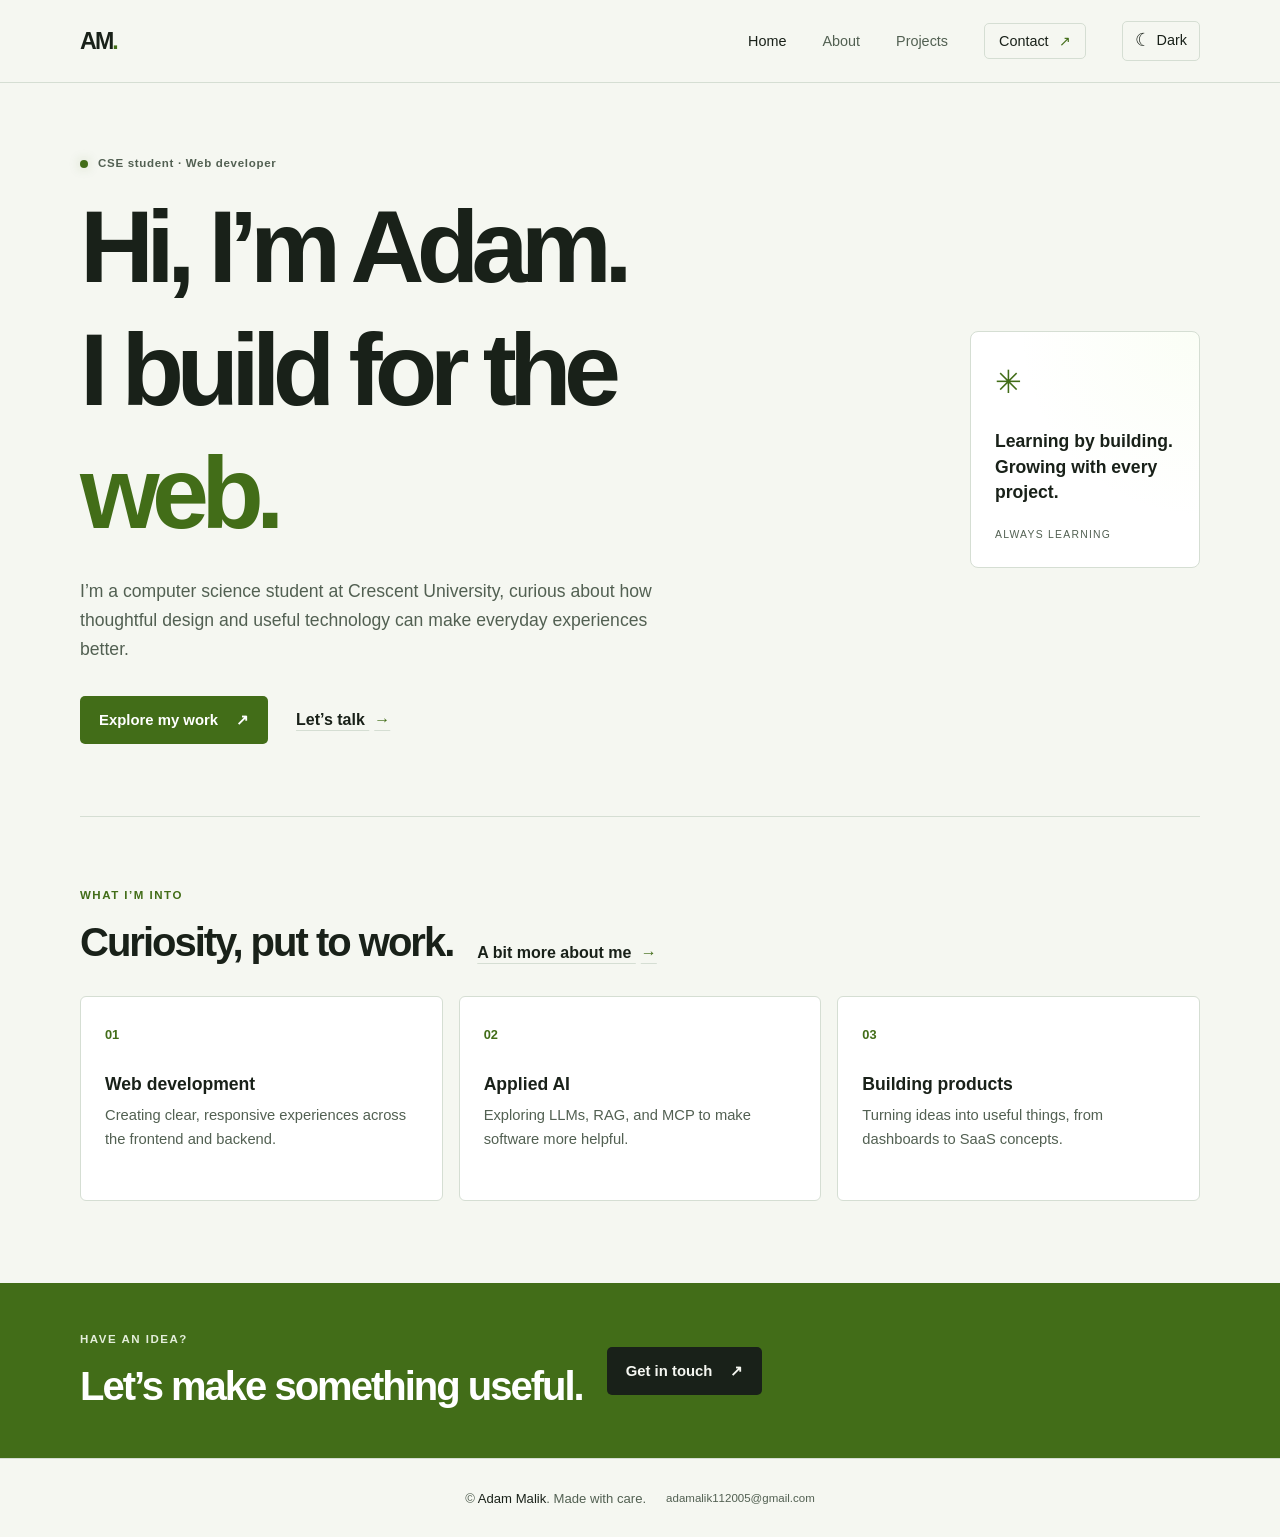
<file: index.html>
<!doctype html>
<html lang="en">
  <head>
    <meta charset="utf-8">
    <meta name="viewport" content="width=device-width, initial-scale=1">
    <meta name="description" content="Adam Malik is a computer science student and web developer exploring frontend, backend, and AI-powered products.">
    <meta name="theme-color" content="#101412">
    <meta property="og:type" content="website">
    <meta property="og:title" content="Adam Malik | Web Developer">
    <meta property="og:description" content="Computer science student building thoughtful web experiences and exploring AI.">
    <title>Adam Malik | Web Developer</title>
    <link rel="stylesheet" href="styles.css">
    <script src="theme.js" defer></script>
  </head>
  <body>
    <a class="skip-link" href="#main">Skip to main content</a>
    <header class="site-header">
      <div class="container header-inner">
        <a class="wordmark" href="index.html" aria-label="Adam Malik, home">AM<span aria-hidden="true">.</span></a>
        <nav class="site-nav" aria-label="Main navigation">
          <ul>
            <li><a href="index.html" aria-current="page">Home</a></li>
            <li><a href="about.html">About</a></li>
            <li><a href="projects.html">Projects</a></li>
            <li><a class="nav-contact" href="contact.html">Contact <span aria-hidden="true">↗</span></a></li>
            <li><button class="theme-toggle" id="theme-toggle" type="button" aria-label="Switch to light theme" title="Switch to light theme"><span class="theme-icon" aria-hidden="true">☼</span><span class="theme-label" aria-hidden="true">Light</span></button></li>
          </ul>
        </nav>
      </div>
    </header>

    <main id="main">
      <section class="hero container" aria-labelledby="hero-title">
        <div class="hero-copy">
          <p class="eyebrow"><span class="status-dot" aria-hidden="true"></span> CSE student · Web developer</p>
          <h1 id="hero-title">Hi, I’m Adam.<br>I build for the <span class="accent-text">web.</span></h1>
          <p class="hero-intro">I’m a computer science student at Crescent University, curious about how thoughtful design and useful technology can make everyday experiences better.</p>
          <div class="hero-actions">
            <a class="button button-primary" href="projects.html">Explore my work <span aria-hidden="true">↗</span></a>
            <a class="text-link" href="contact.html">Let’s talk <span aria-hidden="true">→</span></a>
          </div>
        </div>
        <aside class="hero-note" aria-label="A little about Adam">
          <span class="note-mark" aria-hidden="true">✳</span>
          <p>Learning by building.<br>Growing with every project.</p>
          <span class="note-caption">ALWAYS LEARNING</span>
        </aside>
      </section>

      <section class="section container" aria-labelledby="focus-title">
        <div class="section-heading">
          <div>
            <p class="eyebrow">WHAT I’M INTO</p>
            <h2 id="focus-title">Curiosity, put to work.</h2>
          </div>
          <a class="text-link" href="about.html">A bit more about me <span aria-hidden="true">→</span></a>
        </div>
        <ul class="focus-grid">
          <li class="focus-card">
            <span class="card-index">01</span>
            <h3>Web development</h3>
            <p>Creating clear, responsive experiences across the frontend and backend.</p>
          </li>
          <li class="focus-card">
            <span class="card-index">02</span>
            <h3>Applied AI</h3>
            <p>Exploring LLMs, RAG, and MCP to make software more helpful.</p>
          </li>
          <li class="focus-card">
            <span class="card-index">03</span>
            <h3>Building products</h3>
            <p>Turning ideas into useful things, from dashboards to SaaS concepts.</p>
          </li>
        </ul>
      </section>

      <section class="closing-band" aria-labelledby="closing-title">
        <div class="container closing-inner">
          <div>
            <p class="eyebrow">HAVE AN IDEA?</p>
            <h2 id="closing-title">Let’s make something useful.</h2>
          </div>
          <a class="button button-light" href="contact.html">Get in touch <span aria-hidden="true">↗</span></a>
        </div>
      </section>
    </main>

    <footer class="site-footer">
      <div class="container footer-inner">
        <p>© <span>Adam Malik</span>. Made with care.</p>
        <a href="mailto:adamalik112005@gmail.com">adamalik112005@gmail.com</a>
      </div>
    </footer>
  </body>
</html>
</file>
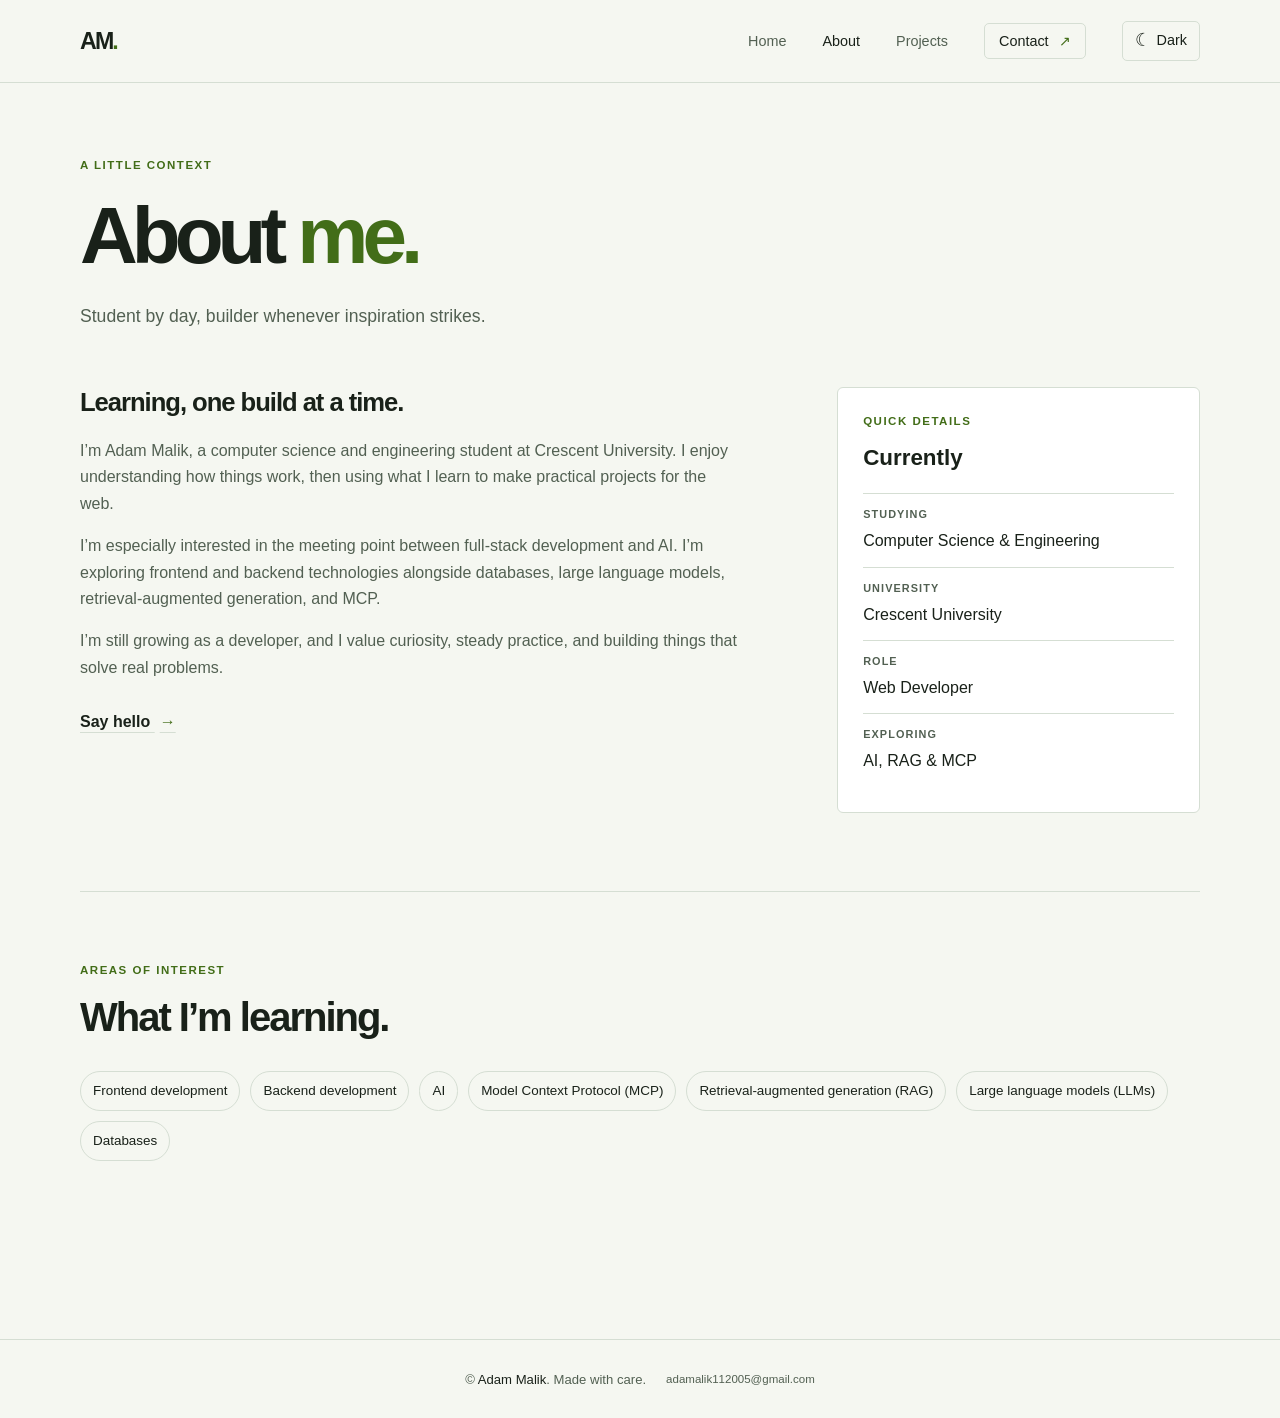
<file: about.html>
<!doctype html>
<html lang="en">
  <head>
    <meta charset="utf-8">
    <meta name="viewport" content="width=device-width, initial-scale=1">
    <meta name="description" content="Learn about Adam Malik, a computer science student at Crescent University interested in web development and applied AI.">
    <meta name="theme-color" content="#101412">
    <meta property="og:type" content="website">
    <meta property="og:title" content="About Adam Malik">
    <meta property="og:description" content="A computer science student learning through web development, AI, and building products.">
    <title>About | Adam Malik</title>
    <link rel="stylesheet" href="styles.css">
    <script src="theme.js" defer></script>
  </head>
  <body>
    <a class="skip-link" href="#main">Skip to main content</a>
    <header class="site-header">
      <div class="container header-inner">
        <a class="wordmark" href="index.html" aria-label="Adam Malik, home">AM<span aria-hidden="true">.</span></a>
        <nav class="site-nav" aria-label="Main navigation">
          <ul>
            <li><a href="index.html">Home</a></li>
            <li><a href="about.html" aria-current="page">About</a></li>
            <li><a href="projects.html">Projects</a></li>
            <li><a class="nav-contact" href="contact.html">Contact <span aria-hidden="true">↗</span></a></li>
            <li><button class="theme-toggle" id="theme-toggle" type="button" aria-label="Switch to light theme" title="Switch to light theme"><span class="theme-icon" aria-hidden="true">☼</span><span class="theme-label" aria-hidden="true">Light</span></button></li>
          </ul>
        </nav>
      </div>
    </header>

    <main id="main" class="container page-main">
      <header class="page-intro">
        <p class="eyebrow">A LITTLE CONTEXT</p>
        <h1>About <span class="accent-text">me.</span></h1>
        <p class="page-lead">Student by day, builder whenever inspiration strikes.</p>
      </header>

      <section class="about-layout" aria-labelledby="story-title">
        <div class="about-story">
          <h2 id="story-title">Learning, one build at a time.</h2>
          <p>I’m Adam Malik, a computer science and engineering student at Crescent University. I enjoy understanding how things work, then using what I learn to make practical projects for the web.</p>
          <p>I’m especially interested in the meeting point between full-stack development and AI. I’m exploring frontend and backend technologies alongside databases, large language models, retrieval-augmented generation, and MCP.</p>
          <p>I’m still growing as a developer, and I value curiosity, steady practice, and building things that solve real problems.</p>
          <a class="text-link" href="contact.html">Say hello <span aria-hidden="true">→</span></a>
        </div>
        <aside class="about-panel" aria-labelledby="details-title">
          <p class="eyebrow">QUICK DETAILS</p>
          <h2 id="details-title">Currently</h2>
          <dl class="details-list">
            <div><dt>Studying</dt><dd>Computer Science &amp; Engineering</dd></div>
            <div><dt>University</dt><dd>Crescent University</dd></div>
            <div><dt>Role</dt><dd>Web Developer</dd></div>
            <div><dt>Exploring</dt><dd>AI, RAG &amp; MCP</dd></div>
          </dl>
        </aside>
      </section>

      <section class="section skills-section" aria-labelledby="skills-title">
        <div class="section-heading">
          <div>
            <p class="eyebrow">AREAS OF INTEREST</p>
            <h2 id="skills-title">What I’m learning.</h2>
          </div>
        </div>
        <ul class="tag-list" aria-label="Skills and areas of interest">
          <li>Frontend development</li>
          <li>Backend development</li>
          <li>AI</li>
          <li>Model Context Protocol (MCP)</li>
          <li>Retrieval-augmented generation (RAG)</li>
          <li>Large language models (LLMs)</li>
          <li>Databases</li>
        </ul>
      </section>
    </main>

    <footer class="site-footer">
      <div class="container footer-inner">
        <p>© <span>Adam Malik</span>. Made with care.</p>
        <a href="mailto:adamalik112005@gmail.com">adamalik112005@gmail.com</a>
      </div>
    </footer>
  </body>
</html>
</file>
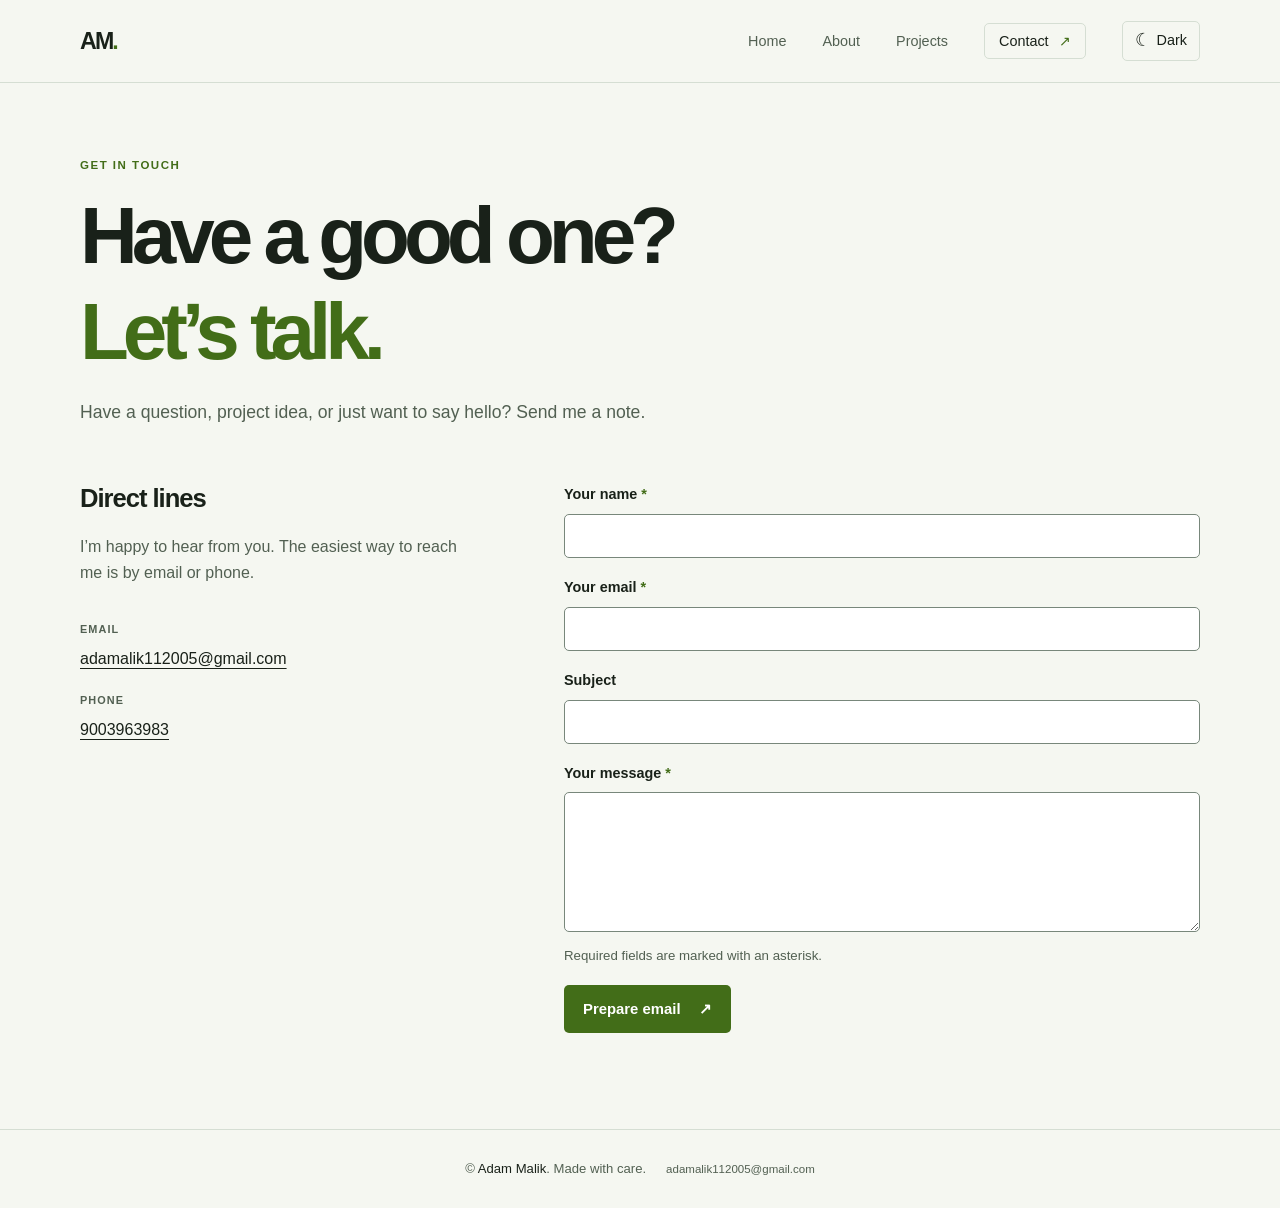
<file: contact.html>
<!doctype html>
<html lang="en">
  <head>
    <meta charset="utf-8">
    <meta name="viewport" content="width=device-width, initial-scale=1">
    <meta name="description" content="Contact Adam Malik about web development, projects, or collaboration.">
    <meta name="theme-color" content="#101412">
    <meta property="og:type" content="website">
    <meta property="og:title" content="Contact | Adam Malik">
    <meta property="og:description" content="Get in touch with Adam Malik about an idea, project, or collaboration.">
    <title>Contact | Adam Malik</title>
    <link rel="stylesheet" href="styles.css">
    <script src="theme.js" defer></script>
    <script src="contact.js" defer></script>
  </head>
  <body>
    <a class="skip-link" href="#main">Skip to main content</a>
    <header class="site-header">
      <div class="container header-inner">
        <a class="wordmark" href="index.html" aria-label="Adam Malik, home">AM<span aria-hidden="true">.</span></a>
        <nav class="site-nav" aria-label="Main navigation">
          <ul>
            <li><a href="index.html">Home</a></li>
            <li><a href="about.html">About</a></li>
            <li><a href="projects.html">Projects</a></li>
            <li><a class="nav-contact" href="contact.html" aria-current="page">Contact <span aria-hidden="true">↗</span></a></li>
            <li><button class="theme-toggle" id="theme-toggle" type="button" aria-label="Switch to light theme" title="Switch to light theme"><span class="theme-icon" aria-hidden="true">☼</span><span class="theme-label" aria-hidden="true">Light</span></button></li>
          </ul>
        </nav>
      </div>
    </header>

    <main id="main" class="container page-main">
      <header class="page-intro">
        <p class="eyebrow">GET IN TOUCH</p>
        <h1>Have a good one? <span class="accent-text">Let’s talk.</span></h1>
        <p class="page-lead">Have a question, project idea, or just want to say hello? Send me a note.</p>
      </header>

      <section class="contact-layout" aria-label="Contact Adam">
        <div class="contact-details">
          <h2>Direct lines</h2>
          <p class="contact-copy">I’m happy to hear from you. The easiest way to reach me is by email or phone.</p>
          <address>
            <p><span class="contact-label">EMAIL</span><a href="mailto:adamalik112005@gmail.com">adamalik112005@gmail.com</a></p>
            <p><span class="contact-label">PHONE</span><a href="tel:9003963983">9003963983</a></p>
          </address>
        </div>
        <form class="contact-form" id="contact-form">
          <div class="form-field">
            <label for="name">Your name <span aria-hidden="true">*</span></label>
            <input id="name" name="name" type="text" autocomplete="name" required>
          </div>
          <div class="form-field">
            <label for="email">Your email <span aria-hidden="true">*</span></label>
            <input id="email" name="email" type="email" autocomplete="email" required>
          </div>
          <div class="form-field">
            <label for="subject">Subject</label>
            <input id="subject" name="subject" type="text">
          </div>
          <div class="form-field">
            <label for="message">Your message <span aria-hidden="true">*</span></label>
            <textarea id="message" name="message" rows="5" required></textarea>
          </div>
          <p class="form-hint">Required fields are marked with an asterisk.</p>
          <button class="button button-primary" type="submit">Prepare email <span aria-hidden="true">↗</span></button>
          <p class="form-status" id="form-status" role="status" aria-live="polite"></p>
          <noscript><p class="form-hint">JavaScript is needed to prepare a message from this form. You can email me directly at <a href="mailto:adamalik112005@gmail.com">adamalik112005@gmail.com</a>.</p></noscript>
        </form>
      </section>
    </main>

    <footer class="site-footer">
      <div class="container footer-inner">
        <p>© <span>Adam Malik</span>. Made with care.</p>
        <a href="mailto:adamalik112005@gmail.com">adamalik112005@gmail.com</a>
      </div>
    </footer>
  </body>
</html>
</file>
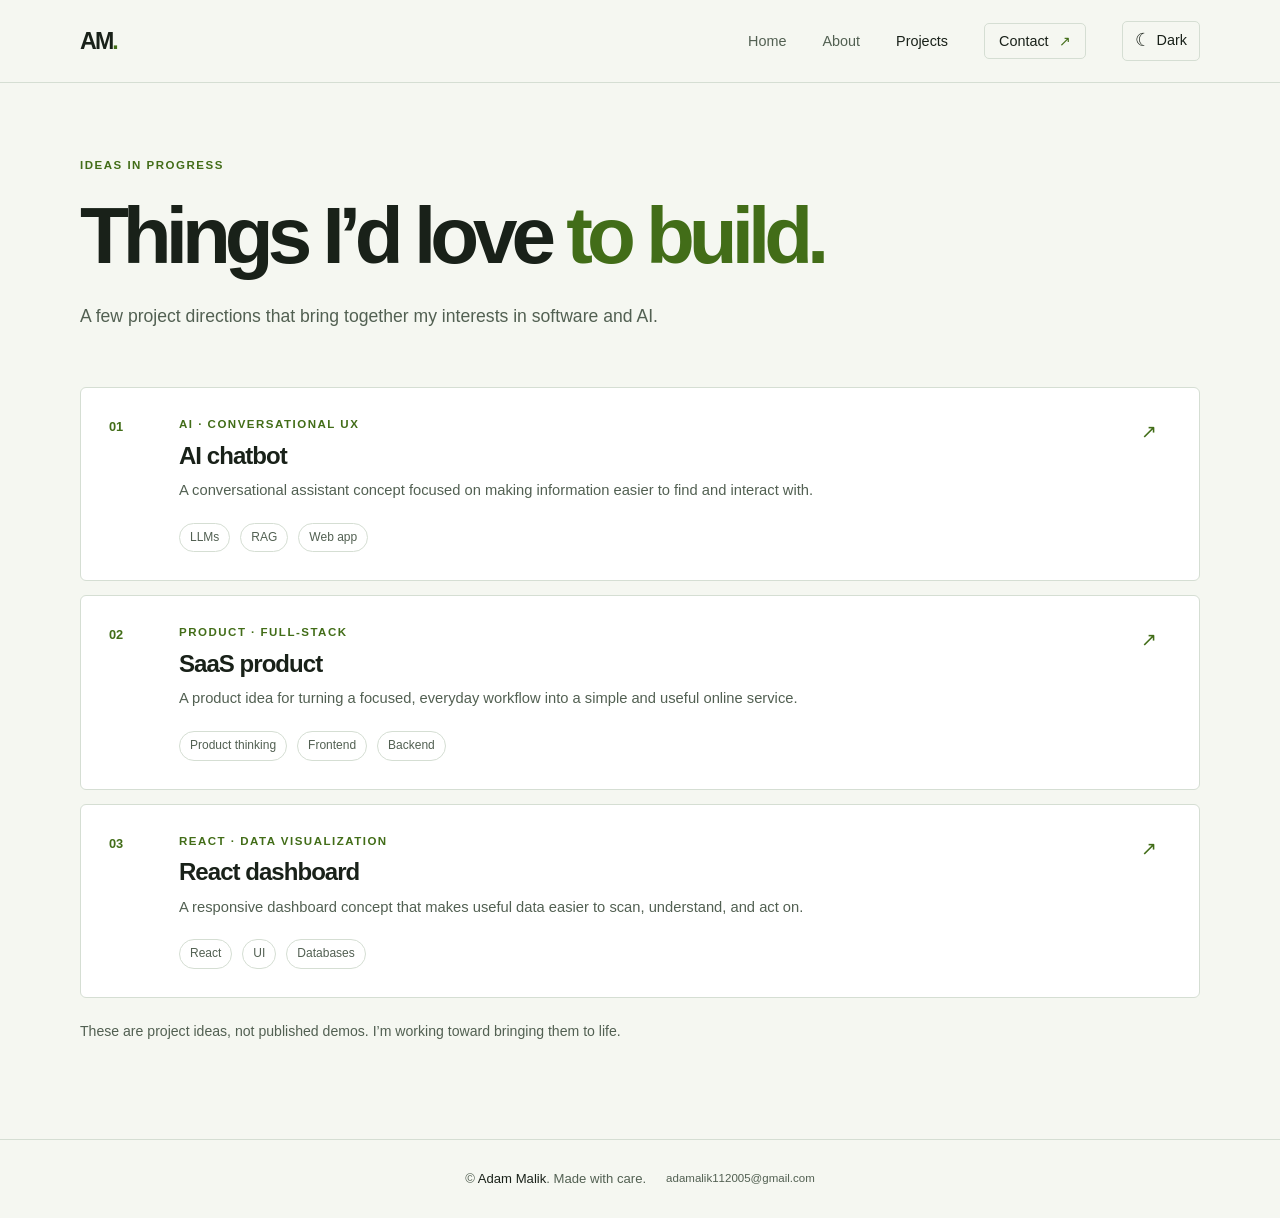
<file: projects.html>
<!doctype html>
<html lang="en">
  <head>
    <meta charset="utf-8">
    <meta name="viewport" content="width=device-width, initial-scale=1">
    <meta name="description" content="Explore project concepts by Adam Malik: an AI chatbot, a SaaS product, and a React dashboard.">
    <meta name="theme-color" content="#101412">
    <meta property="og:type" content="website">
    <meta property="og:title" content="Projects | Adam Malik">
    <meta property="og:description" content="A selection of ideas Adam Malik is exploring across AI and web development.">
    <title>Projects | Adam Malik</title>
    <link rel="stylesheet" href="styles.css">
    <script src="theme.js" defer></script>
  </head>
  <body>
    <a class="skip-link" href="#main">Skip to main content</a>
    <header class="site-header">
      <div class="container header-inner">
        <a class="wordmark" href="index.html" aria-label="Adam Malik, home">AM<span aria-hidden="true">.</span></a>
        <nav class="site-nav" aria-label="Main navigation">
          <ul>
            <li><a href="index.html">Home</a></li>
            <li><a href="about.html">About</a></li>
            <li><a href="projects.html" aria-current="page">Projects</a></li>
            <li><a class="nav-contact" href="contact.html">Contact <span aria-hidden="true">↗</span></a></li>
            <li><button class="theme-toggle" id="theme-toggle" type="button" aria-label="Switch to light theme" title="Switch to light theme"><span class="theme-icon" aria-hidden="true">☼</span><span class="theme-label" aria-hidden="true">Light</span></button></li>
          </ul>
        </nav>
      </div>
    </header>

    <main id="main" class="container page-main">
      <header class="page-intro">
        <p class="eyebrow">IDEAS IN PROGRESS</p>
        <h1>Things I’d love <span class="accent-text">to build.</span></h1>
        <p class="page-lead">A few project directions that bring together my interests in software and AI.</p>
      </header>

      <section aria-label="Project ideas">
        <ul class="project-list">
          <li class="project-card">
            <span class="project-number" aria-hidden="true">01</span>
            <div class="project-content">
              <p class="eyebrow">AI · CONVERSATIONAL UX</p>
              <h2>AI chatbot</h2>
              <p>A conversational assistant concept focused on making information easier to find and interact with.</p>
              <ul class="project-tags" aria-label="Project topics"><li>LLMs</li><li>RAG</li><li>Web app</li></ul>
            </div>
            <span class="project-arrow" aria-hidden="true">↗</span>
          </li>
          <li class="project-card">
            <span class="project-number" aria-hidden="true">02</span>
            <div class="project-content">
              <p class="eyebrow">PRODUCT · FULL-STACK</p>
              <h2>SaaS product</h2>
              <p>A product idea for turning a focused, everyday workflow into a simple and useful online service.</p>
              <ul class="project-tags" aria-label="Project topics"><li>Product thinking</li><li>Frontend</li><li>Backend</li></ul>
            </div>
            <span class="project-arrow" aria-hidden="true">↗</span>
          </li>
          <li class="project-card">
            <span class="project-number" aria-hidden="true">03</span>
            <div class="project-content">
              <p class="eyebrow">REACT · DATA VISUALIZATION</p>
              <h2>React dashboard</h2>
              <p>A responsive dashboard concept that makes useful data easier to scan, understand, and act on.</p>
              <ul class="project-tags" aria-label="Project topics"><li>React</li><li>UI</li><li>Databases</li></ul>
            </div>
            <span class="project-arrow" aria-hidden="true">↗</span>
          </li>
        </ul>
      </section>
      <p class="project-note">These are project ideas, not published demos. I’m working toward bringing them to life.</p>
    </main>

    <footer class="site-footer">
      <div class="container footer-inner">
        <p>© <span>Adam Malik</span>. Made with care.</p>
        <a href="mailto:adamalik112005@gmail.com">adamalik112005@gmail.com</a>
      </div>
    </footer>
  </body>
</html>
</file>
<file: styles.css>
:root {
  color-scheme: dark;
  --background: #101412;
  --surface: #171d19;
  --surface-raised: #1d2520;
  --text: #f0f3ef;
  --muted: #a4afa7;
  --line: #303a33;
  --accent: #c0f17b;
  --accent-dark: #18220e;
  --accent-hover: #d3ffa0;
  --accent-glow: #c0f17b66;
  --field-border: #48544b;
  --closing-muted: #43522f;
  --font-body: "DM Sans", "Segoe UI", sans-serif;
  --font-display: "Manrope", "Segoe UI", sans-serif;
}

:root[data-theme="light"] {
  color-scheme: light;
  --background: #f5f7f1;
  --surface: #ffffff;
  --surface-raised: #edf1e9;
  --text: #192119;
  --muted: #526052;
  --line: #d5ded3;
  --accent: #426d18;
  --accent-dark: #ffffff;
  --accent-hover: #345713;
  --accent-glow: #426d1840;
  --field-border: #78877b;
  --closing-muted: #e4eedb;
}

@media (prefers-color-scheme: light) {
  :root:not([data-theme]) {
    color-scheme: light;
    --background: #f5f7f1;
    --surface: #ffffff;
    --surface-raised: #edf1e9;
    --text: #192119;
    --muted: #526052;
    --line: #d5ded3;
    --accent: #426d18;
    --accent-dark: #ffffff;
    --accent-hover: #345713;
    --accent-glow: #426d1840;
    --field-border: #78877b;
    --closing-muted: #e4eedb;
  }
}

* {
  box-sizing: border-box;
}

html {
  scroll-behavior: smooth;
}

body {
  margin: 0;
  background: var(--background);
  color: var(--text);
  font-family: var(--font-body);
  font-size: 1rem;
  line-height: 1.65;
}

a {
  color: inherit;
}

a:focus-visible,
button:focus-visible,
input:focus-visible,
textarea:focus-visible {
  outline: 3px solid var(--accent);
  outline-offset: 4px;
}

.container {
  width: min(1120px, calc(100% - 28px));
  margin-inline: auto;
}

.skip-link {
  position: absolute;
  z-index: 10;
  top: 12px;
  left: 12px;
  padding: 10px 16px;
  transform: translateY(-160%);
  border-radius: 6px;
  background: var(--accent);
  color: var(--accent-dark);
  font-weight: 700;
}

.skip-link:focus {
  transform: translateY(0);
}

.site-header {
  border-bottom: 1px solid var(--line);
}

.header-inner,
.site-nav ul,
.footer-inner {
  display: flex;
  align-items: center;
  justify-content: space-between;
}

.header-inner {
  min-height: 72px;
}

.wordmark {
  font-family: var(--font-display);
  font-size: 1.45rem;
  font-weight: 800;
  letter-spacing: -0.08em;
  text-decoration: none;
}

.wordmark span {
  color: var(--accent);
}

.site-nav ul {
  gap: clamp(4px, 2vw, 9px);
  margin: 0;
  padding: 0;
  list-style: none;
}

.site-nav a,
.footer-inner a {
  color: var(--muted);
  font-size: 0.72rem;
  text-decoration: none;
  transition: color 160ms ease;
}

.site-nav a:hover,
.site-nav a[aria-current="page"],
.footer-inner a:hover {
  color: var(--text);
}

.site-nav .nav-contact {
  padding: 6px 7px;
  border: 1px solid var(--line);
  border-radius: 5px;
  color: var(--text);
}

.theme-toggle {
  display: inline-flex;
  width: 40px;
  height: 40px;
  align-items: center;
  justify-content: center;
  padding: 0;
  border: 1px solid var(--line);
  border-radius: 50%;
  background: transparent;
  color: var(--text);
  cursor: pointer;
  font: inherit;
}

.theme-toggle:hover {
  border-color: var(--accent);
  color: var(--accent);
}

.theme-icon {
  font-size: 1.1rem;
  line-height: 1;
}

.theme-label {
  display: none;
}

.nav-contact span {
  margin-left: 6px;
  color: var(--accent);
}

.hero {
  display: grid;
  min-height: auto;
  grid-template-columns: minmax(0, 1fr);
  align-items: center;
  gap: 36px;
  padding-block: 76px 62px;
}

.eyebrow {
  margin: 0 0 14px;
  color: var(--accent);
  font-size: 0.72rem;
  font-weight: 700;
  letter-spacing: 0.13em;
  line-height: 1.5;
}

.hero .eyebrow {
  display: flex;
  align-items: center;
  gap: 10px;
  color: var(--muted);
  letter-spacing: 0.06em;
}

.status-dot {
  width: 8px;
  height: 8px;
  border-radius: 50%;
  background: var(--accent);
  box-shadow: 0 0 12px var(--accent-glow);
}

h1,
h2,
h3,
p {
  margin-top: 0;
}

h1,
h2,
h3 {
  font-family: var(--font-display);
  line-height: 1.2;
}

.hero h1 {
  max-width: 750px;
  margin-bottom: 22px;
  font-size: clamp(2.75rem, 12vw, 4.5rem);
  font-weight: 600;
  letter-spacing: -0.075em;
}

.accent-text {
  color: var(--accent);
}

.hero-intro,
.page-lead {
  max-width: 610px;
  color: var(--muted);
  font-size: 1.1rem;
}

.hero-actions {
  display: flex;
  align-items: flex-start;
  flex-direction: column;
  gap: 18px;
  margin-top: 32px;
}

.button {
  display: inline-flex;
  min-height: 48px;
  align-items: center;
  justify-content: center;
  gap: 18px;
  padding: 11px 18px;
  border: 1px solid transparent;
  border-radius: 5px;
  cursor: pointer;
  font: 600 0.93rem var(--font-body);
  text-decoration: none;
  transition: background-color 160ms ease, transform 160ms ease;
}

.button:hover {
  transform: translateY(-2px);
}

.button-primary {
  background: var(--accent);
  color: var(--accent-dark);
}

.button-primary:hover {
  background: var(--accent-hover);
}

.button-light {
  background: var(--text);
  color: var(--background);
}

.text-link {
  color: var(--text);
  font-weight: 600;
  text-decoration-color: var(--line);
  text-underline-offset: 5px;
}

.text-link span {
  margin-left: 5px;
  color: var(--accent);
}

.hero-note {
  display: flex;
  min-height: 160px;
  flex-direction: column;
  justify-content: space-between;
  padding: 24px;
  border: 1px solid var(--line);
  border-radius: 8px;
  background: radial-gradient(ellipse at 100% 0%, #c0f17b12, transparent 56%), var(--surface);
}

.note-mark {
  color: var(--accent);
  font-size: 2rem;
}

.hero-note p {
  margin: 20px 0;
  font-family: var(--font-display);
  font-size: 1.1rem;
  font-weight: 600;
  line-height: 1.45;
}

.note-caption {
  color: var(--muted);
  font-size: 0.65rem;
  letter-spacing: 0.12em;
}

.section {
  padding-block: 70px 82px;
  border-top: 1px solid var(--line);
}

.section-heading {
  display: flex;
  align-items: flex-start;
  flex-direction: column;
  gap: 24px;
  margin-bottom: 30px;
}

.section-heading h2,
.closing-inner h2 {
  margin-bottom: 0;
  font-size: clamp(1.8rem, 4vw, 2.5rem);
  font-weight: 600;
  letter-spacing: -0.05em;
}

.focus-grid {
  display: grid;
  grid-template-columns: minmax(0, 1fr);
  gap: 16px;
  margin: 0;
  padding: 0;
  list-style: none;
}

.focus-card {
  min-height: auto;
  padding: 24px;
  border: 1px solid var(--line);
  border-radius: 6px;
  background: var(--surface);
}

.card-index,
.project-number {
  color: var(--accent);
  font-family: var(--font-display);
  font-size: 0.8rem;
  font-weight: 700;
}

.focus-card h3 {
  margin: 18px 0 8px;
  font-size: 1.1rem;
}

.focus-card p,
.project-content > p:not(.eyebrow) {
  margin-bottom: 0;
  color: var(--muted);
  font-size: 0.92rem;
}

.closing-band {
  padding-block: 48px;
  background: var(--accent);
  color: var(--accent-dark);
}

.closing-inner {
  display: flex;
  align-items: flex-start;
  flex-direction: column;
  gap: 24px;
}

.closing-inner .eyebrow {
  color: var(--closing-muted);
}

.site-footer {
  border-top: 1px solid var(--line);
}

.footer-inner {
  min-height: auto;
  flex-direction: column;
  align-items: flex-start;
  justify-content: center;
  gap: 6px;
  padding-block: 16px;
}

.footer-inner p {
  margin: 0;
  color: var(--muted);
  font-size: 0.82rem;
}

.footer-inner p span {
  color: var(--text);
}

.page-main {
  min-height: calc(100vh - 161px);
  padding-block: 58px 72px;
}

.page-intro {
  max-width: 760px;
  margin-bottom: 40px;
}

.page-intro h1 {
  margin-bottom: 18px;
  font-size: clamp(2.8rem, 7vw, 5rem);
  font-weight: 600;
  letter-spacing: -0.075em;
}

.page-lead {
  margin-bottom: 0;
}

.about-layout {
  display: grid;
  grid-template-columns: minmax(0, 1fr);
  gap: 40px;
}

.about-story h2,
.contact-details h2 {
  margin-bottom: 20px;
  font-size: 1.6rem;
  font-weight: 600;
  letter-spacing: -0.04em;
}

.about-story p {
  max-width: 660px;
  color: var(--muted);
}

.about-story .text-link {
  display: inline-block;
  margin-top: 12px;
}

.about-panel {
  align-self: start;
  padding: 25px;
  border: 1px solid var(--line);
  border-radius: 6px;
  background: var(--surface);
}

.about-panel h2 {
  margin-bottom: 22px;
  font-size: 1.4rem;
}

.details-list {
  margin: 0;
}

.details-list div {
  padding-block: 12px;
  border-top: 1px solid var(--line);
}

.details-list dt,
.contact-label {
  margin-bottom: 4px;
  color: var(--muted);
  font-size: 0.68rem;
  font-weight: 700;
  letter-spacing: 0.1em;
  text-transform: uppercase;
}

.details-list dd {
  margin: 0;
}

.skills-section {
  margin-top: 78px;
}

.tag-list,
.project-tags {
  display: flex;
  flex-wrap: wrap;
  gap: 10px;
  margin: 0;
  padding: 0;
  list-style: none;
}

.tag-list li,
.project-tags li {
  padding: 8px 12px;
  border: 1px solid var(--line);
  border-radius: 999px;
  color: var(--text);
  font-size: 0.84rem;
}

.project-list {
  display: grid;
  gap: 14px;
  margin: 0;
  padding: 0;
  list-style: none;
}

.project-card {
  display: grid;
  grid-template-columns: 28px minmax(0, 1fr) 20px;
  gap: 14px;
  padding: 20px 16px;
  border: 1px solid var(--line);
  border-radius: 6px;
  background: var(--surface);
}

.project-content .eyebrow {
  margin-bottom: 8px;
}

.project-content h2 {
  margin-bottom: 8px;
  font-size: 1.5rem;
  font-weight: 600;
  letter-spacing: -0.04em;
}

.project-tags {
  margin-top: 20px;
}

.project-tags li {
  padding: 4px 10px;
  color: var(--muted);
  font-size: 0.75rem;
}

.project-arrow {
  color: var(--accent);
  font-size: 1.2rem;
}

.project-note {
  margin: 22px 0 0;
  color: var(--muted);
  font-size: 0.88rem;
}

.contact-layout {
  display: grid;
  grid-template-columns: minmax(0, 1fr);
  gap: 40px;
}

.contact-copy {
  color: var(--muted);
}

.contact-details address {
  margin-top: 34px;
  font-style: normal;
}

.contact-details address p {
  display: grid;
  gap: 3px;
  margin-bottom: 20px;
}

.contact-details address a {
  width: fit-content;
  text-underline-offset: 4px;
}

.contact-label {
  display: block;
}

.contact-form {
  display: grid;
  gap: 18px;
}

.form-field {
  display: grid;
  gap: 7px;
}

.form-field label {
  font-size: 0.9rem;
  font-weight: 600;
}

.form-field label span {
  color: var(--accent);
}

.form-field input,
.form-field textarea {
  width: 100%;
  padding: 12px 14px;
  border: 1px solid var(--field-border);
  border-radius: 5px;
  background: var(--surface);
  color: var(--text);
  font: 1rem var(--font-body);
}

.form-field textarea {
  min-height: 140px;
  resize: vertical;
}

.form-field input:focus,
.form-field textarea:focus {
  border-color: var(--accent);
}

.form-hint,
.form-status {
  margin: -5px 0 0;
  color: var(--muted);
  font-size: 0.83rem;
}

.contact-form .button {
  justify-self: start;
}

.form-status:empty {
  display: none;
}

.form-status {
  color: var(--accent);
}

@media (min-width: 421px) {
  .container {
    width: min(1120px, calc(100% - 36px));
  }

  .site-nav ul {
    gap: 12px;
  }

  .site-nav a {
    font-size: 0.78rem;
  }

  .site-nav .nav-contact {
    padding: 7px 9px;
  }

  .theme-toggle {
    width: auto;
    gap: 6px;
    padding-inline: 10px;
    border-radius: 5px;
  }

  .theme-label {
    display: inline;
    font-size: 0.78rem;
  }

  .hero h1 {
    font-size: clamp(3rem, 10vw, 4.5rem);
  }
}

@media (min-width: 701px) {
  .container {
    width: min(1120px, calc(100% - 48px));
  }

  .header-inner {
    min-height: 82px;
  }

  .site-nav ul {
    gap: clamp(18px, 3vw, 36px);
  }

  .site-nav a {
    font-size: 0.9rem;
  }

  .site-nav .nav-contact {
    padding: 9px 14px;
  }

  .theme-toggle {
    padding-inline: 12px;
  }

  .theme-label {
    font-size: 0.9rem;
  }

  .hero {
    min-height: 540px;
    grid-template-columns: minmax(0, 1fr) 230px;
    gap: 48px;
    padding-block: 72px;
  }

  .hero h1 {
    font-size: clamp(3.2rem, 8vw, 6.4rem);
  }

  .hero-actions {
    align-items: center;
    flex-direction: row;
    gap: 28px;
  }

  .hero-note {
    min-height: 235px;
  }

  .section-heading {
    align-items: flex-end;
    flex-direction: row;
  }

  .focus-grid {
    grid-template-columns: repeat(3, minmax(0, 1fr));
  }

  .focus-card {
    min-height: 205px;
  }

  .focus-card h3 {
    margin-top: 26px;
  }

  .closing-inner {
    align-items: center;
    flex-direction: row;
  }

  .footer-inner {
    min-height: 78px;
    flex-direction: row;
    align-items: center;
    gap: 20px;
    padding-block: 0;
  }

  .page-main {
    padding-block: 74px 96px;
  }

  .page-intro {
    margin-bottom: 56px;
  }

  .about-layout {
    grid-template-columns: minmax(0, 1.5fr) minmax(240px, 0.8fr);
    gap: clamp(24px, 6vw, 90px);
  }

  .project-card {
    grid-template-columns: 48px minmax(0, 1fr) 30px;
    gap: 22px;
    padding: 28px;
  }

  .contact-layout {
    grid-template-columns: minmax(240px, 0.75fr) minmax(0, 1.25fr);
    gap: clamp(40px, 8vw, 110px);
  }
}

@media (prefers-reduced-motion: reduce) {
  *,
  *::before,
  *::after {
    scroll-behavior: auto !important;
    transition-duration: 0.01ms !important;
  }
}
</file>
